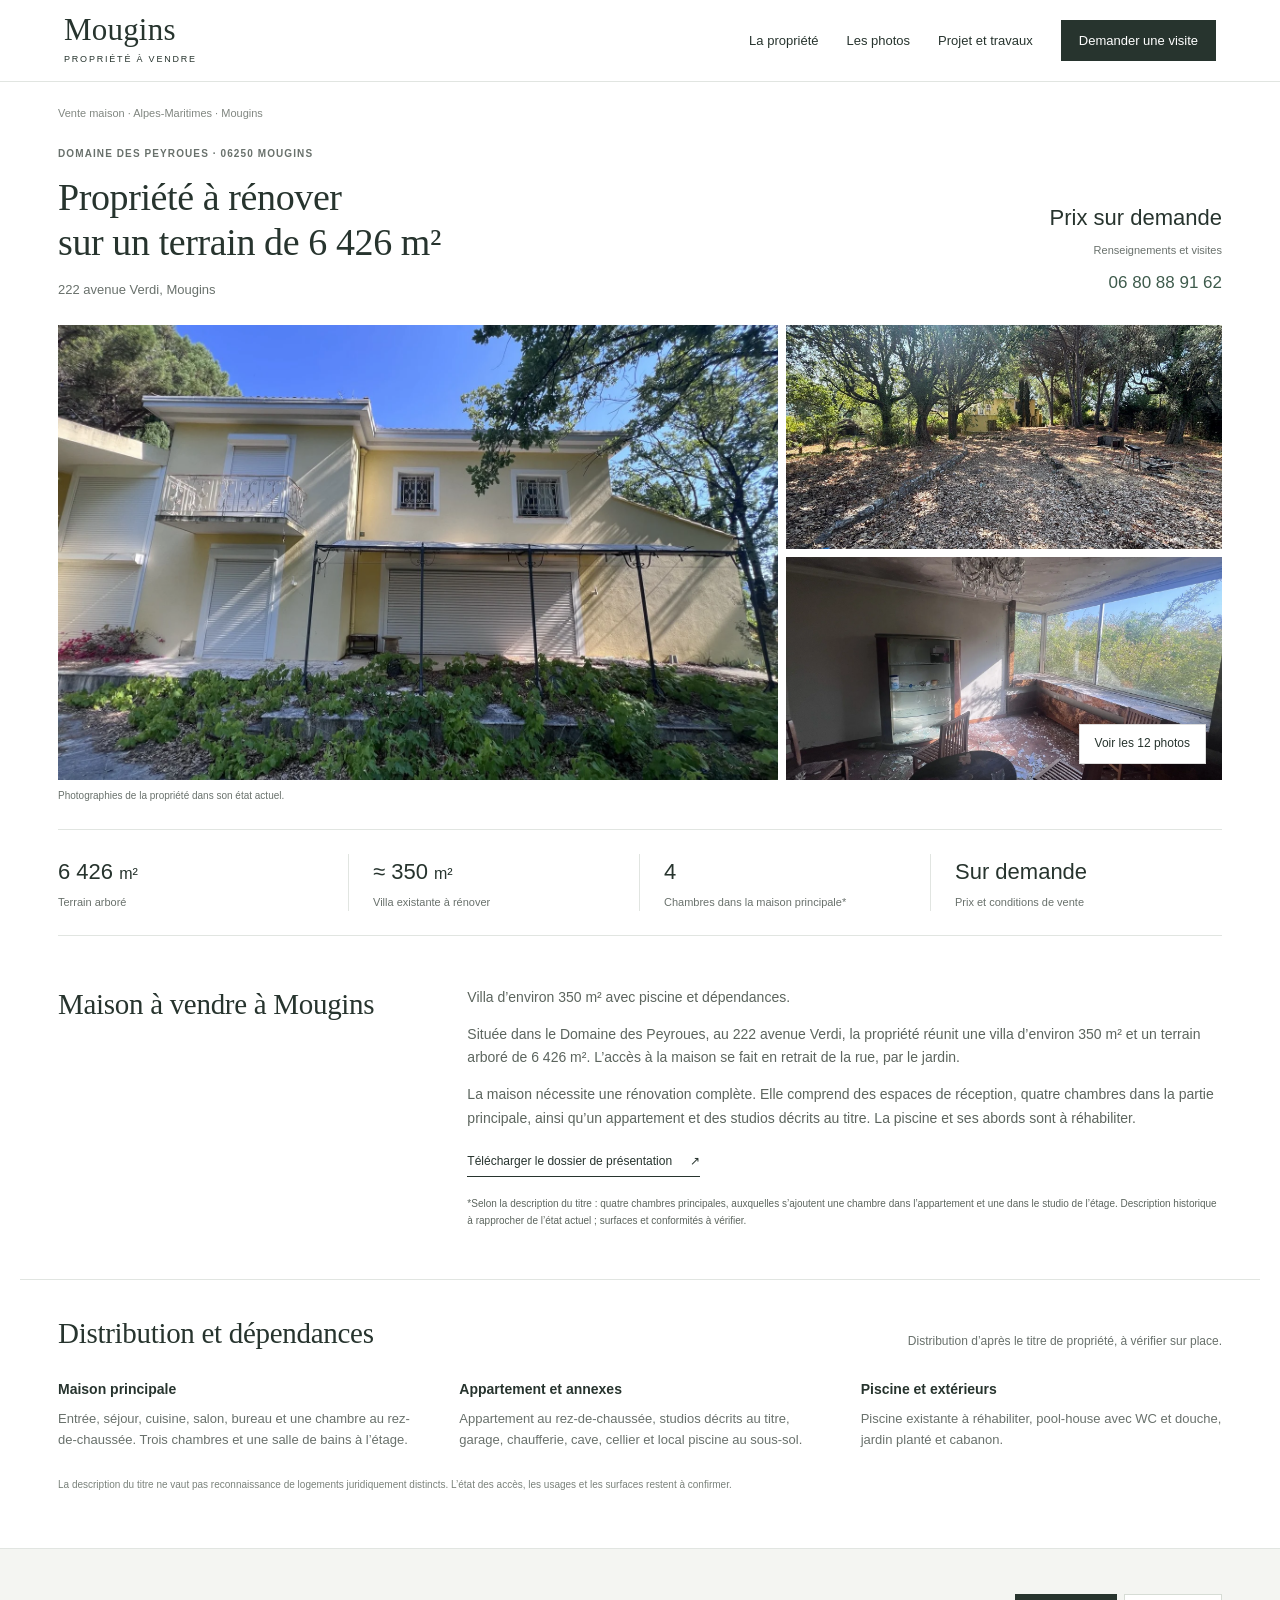
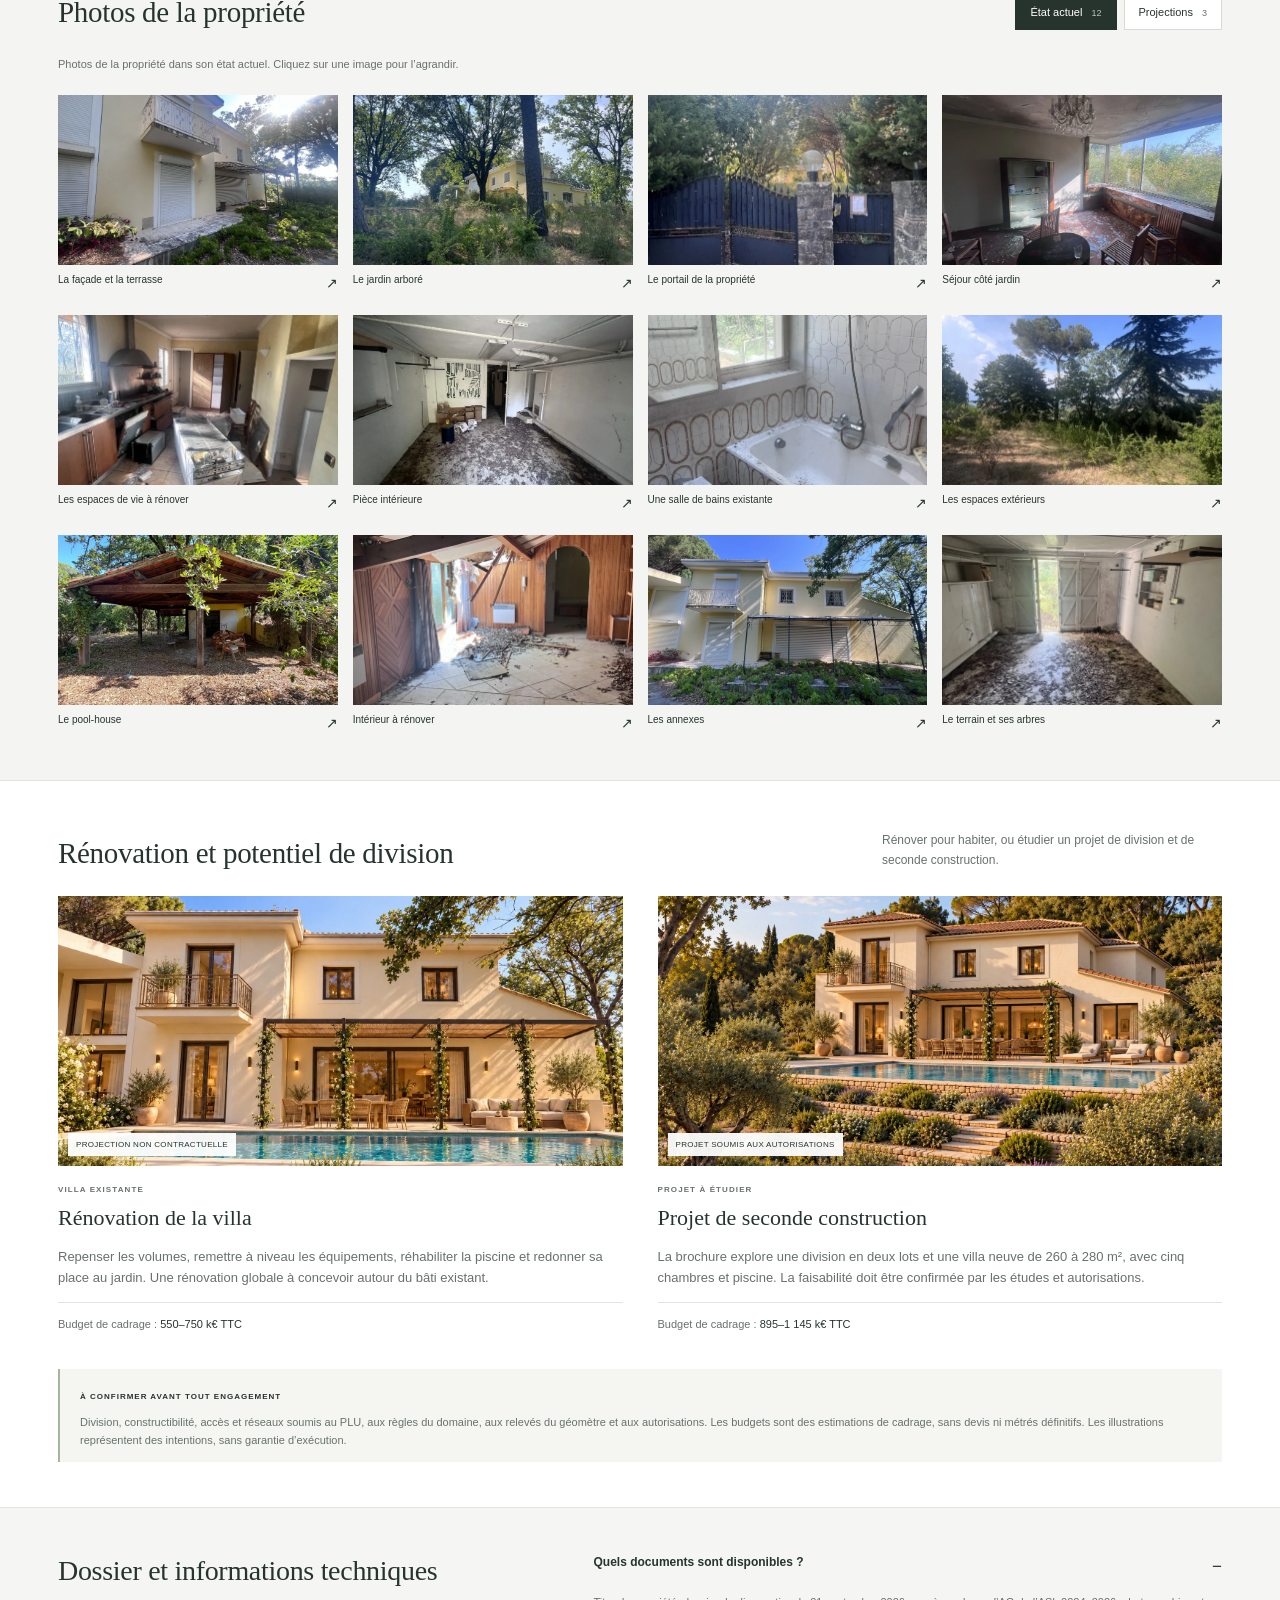
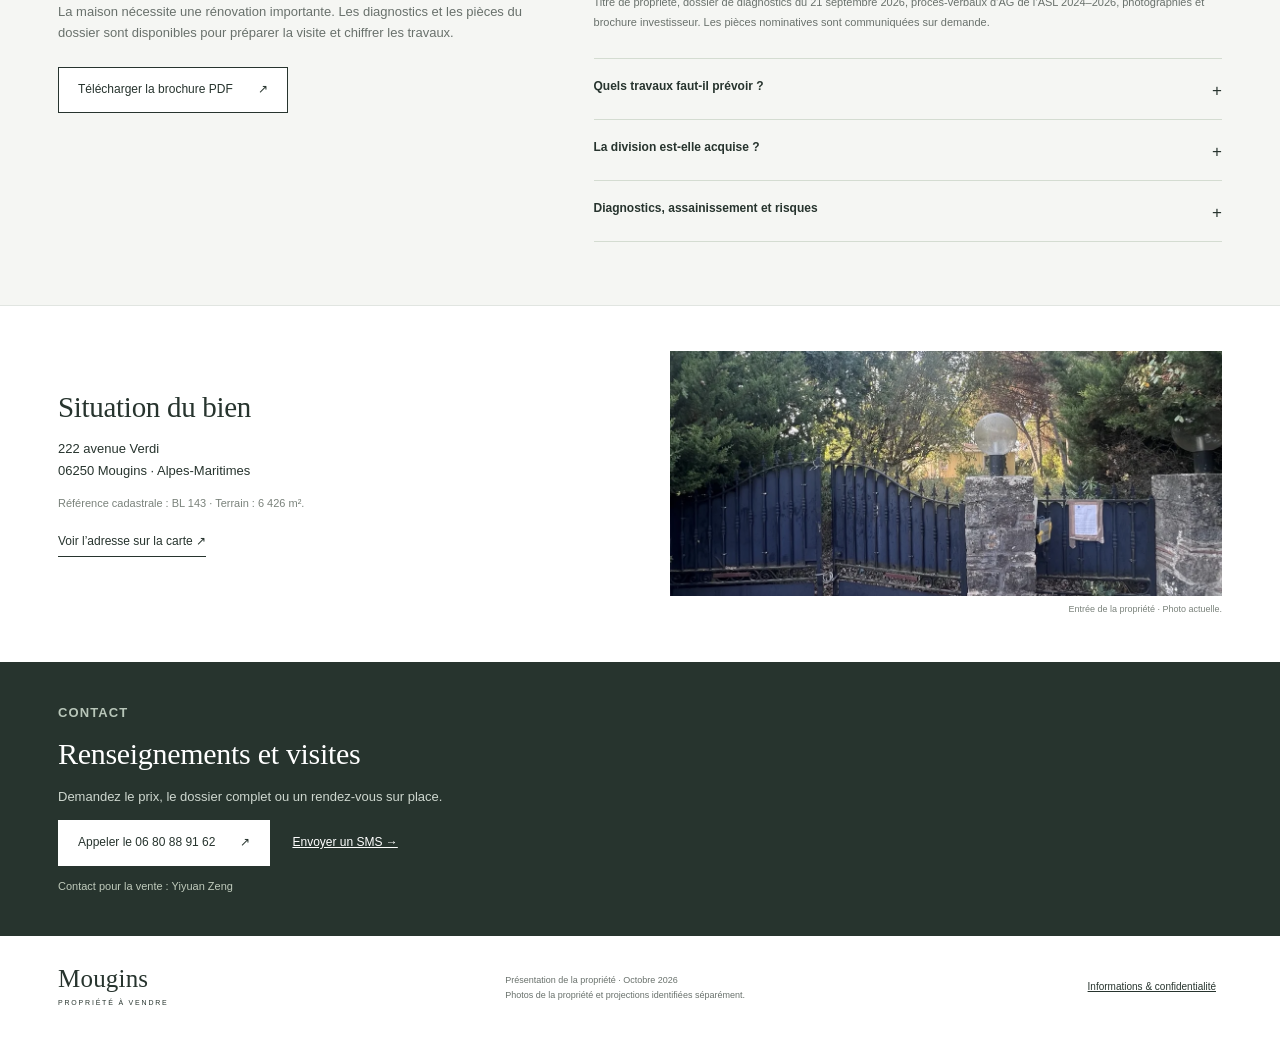
<file: index.html>
<!doctype html><html lang="fr"><head><meta charset="utf-8"><meta name="viewport" content="width=device-width,initial-scale=1"><title>Maison à vendre à Mougins — Villa à rénover sur 6 426 m² | Domaine des Peyroues</title><meta name="description" content="À vendre à Mougins, Domaine des Peyroues : villa d’environ 350 m² à rénover sur un terrain arboré de 6 426 m², avec piscine et annexes. Photos, potentiel et visite."><meta name="robots" content="index,follow,max-image-preview:large"><link rel="canonical" href="https://isaaczeng0104-rgb.github.io/vente-mougin/"><meta property="og:type" content="website"><meta property="og:title" content="Vente propriété à Mougins — Domaine des Peyroues"><meta property="og:description" content="Une villa à rénover, 6 426 m² de terrain arboré et un projet à imaginer au Domaine des Peyroues."><meta property="og:url" content="https://isaaczeng0104-rgb.github.io/vente-mougin/"><meta property="og:image" content="https://isaaczeng0104-rgb.github.io/vente-mougin/photo-0.webp"><meta name="theme-color" content="#263b31"><link rel="icon" href="favicon.svg" type="image/svg+xml"><link rel="stylesheet" href="style.css"><script type="application/ld+json">{"@context": "https://schema.org", "@type": "RealEstateListing", "name": "Villa à rénover à Mougins — Domaine des Peyroues", "description": "Villa existante d’environ 350 m² sur 6 426 m² de terrain arboré. Prix sur demande.", "url": "https://isaaczeng0104-rgb.github.io/vente-mougin/", "datePosted": "2026-10-26", "image": "https://isaaczeng0104-rgb.github.io/vente-mougin/photo-0.webp", "mainEntity": {"@type": "House", "name": "Propriété du 222 avenue Verdi", "address": {"@type": "PostalAddress", "streetAddress": "222 avenue Verdi", "postalCode": "06250", "addressLocality": "Mougins", "addressCountry": "FR"}}}</script><script defer src="app.js"></script></head><body>
<a class="skip" href="#propriete">Aller au contenu</a><header><a class="brand" href="#">Mougins<span>PROPRIÉTÉ À VENDRE</span></a><nav aria-label="Navigation principale"><a href="#propriete">La propriété</a><a href="#photos">Les photos</a><a href="#potentiel">Projet et travaux</a><a class="nav-contact" href="#contact">Demander une visite</a></nav></header>
<main><div class="listing-head wrap"><p class="breadcrumb">Vente maison · Alpes-Maritimes · Mougins</p><div class="listing-title"><div><p class="eyebrow">DOMAINE DES PEYROUES · 06250 MOUGINS</p><h1>Propriété à rénover<br>sur un terrain de 6 426 m²</h1><p class="listing-address">222 avenue Verdi, Mougins</p></div><div class="price-block"><strong>Prix sur demande</strong><span>Renseignements et visites</span><a href="tel:+33680889162">06 80 88 91 62</a></div></div></div><section class="property-mosaic wrap" aria-label="Photos de la propriété"><a href="#photos" class="mosaic-main"><img src="villa-actuelle.webp" alt="Façade actuelle de la maison à vendre à Mougins" fetchpriority="high"></a><a href="#photos"><img src="terrain.webp" alt="Terrain arboré de la propriété" fetchpriority="high"></a><a href="#photos" class="mosaic-last"><img src="photo-3.webp" alt="Pièce de vie ouverte sur le jardin"><span>Voir les 12 photos</span></a></section><div class="photo-caption wrap">Photographies de la propriété dans son état actuel.</div><div class="facts"><div><strong>6 426 <small>m²</small></strong><span>Terrain arboré</span></div><div><strong>≈ 350 <small>m²</small></strong><span>Villa existante à rénover</span></div><div><strong>4</strong><span>Chambres dans la maison principale*</span></div><div><strong>Sur demande</strong><span>Prix et conditions de vente</span></div></div>
<section class="intro wrap" id="propriete"><div><h2>Maison à vendre à Mougins</h2></div><div class="intro-copy"><p class="lead">Villa d’environ 350 m² avec piscine et dépendances.</p><p>Située dans le Domaine des Peyroues, au 222 avenue Verdi, la propriété réunit une villa d’environ 350 m² et un terrain arboré de 6 426 m². L’accès à la maison se fait en retrait de la rue, par le jardin.</p><p>La maison nécessite une rénovation complète. Elle comprend des espaces de réception, quatre chambres dans la partie principale, ainsi qu’un appartement et des studios décrits au titre. La piscine et ses abords sont à réhabiliter.</p><a class="text-link" href="brochure-mougins.pdf" target="_blank" rel="noopener">Télécharger le dossier de présentation <span>↗</span></a><p class="fine">*Selon la description du titre : quatre chambres principales, auxquelles s’ajoutent une chambre dans l’appartement et une dans le studio de l’étage. Description historique à rapprocher de l’état actuel ; surfaces et conformités à vérifier.</p></div></section>

<section class="wrap spaces"><div class="section-head"><div><h2>Distribution et dépendances</h2></div><p>Distribution d’après le titre de propriété, à vérifier sur place.</p></div><div class="space-grid"><article><span>01 / MAISON PRINCIPALE</span><h3>Maison principale</h3><p>Entrée, séjour, cuisine, salon, bureau et une chambre au rez-de-chaussée. Trois chambres et une salle de bains à l’étage.</p></article><article><span>02 / ESPACES ANNEXES</span><h3>Appartement et annexes</h3><p>Appartement au rez-de-chaussée, studios décrits au titre, garage, chaufferie, cave, cellier et local piscine au sous-sol.</p></article><article><span>03 / LES EXTÉRIEURS</span><h3>Piscine et extérieurs</h3><p>Piscine existante à réhabiliter, pool-house avec WC et douche, jardin planté et cabanon.</p></article></div><p class="fine">La description du titre ne vaut pas reconnaissance de logements juridiquement distincts. L’état des accès, les usages et les surfaces restent à confirmer.</p></section>
<section class="gallery-section" id="photos"><div class="wrap"><div class="section-head"><div><h2>Photos de la propriété</h2></div><div class="tabs" role="group" aria-label="Catégorie de photos"><button class="active" data-filter="actuel" aria-pressed="true">État actuel <span>12</span></button><button data-filter="projet" aria-pressed="false">Projections <span>3</span></button></div></div><p class="gallery-help" id="gallery-help">Photos de la propriété dans son état actuel. Cliquez sur une image pour l’agrandir.</p><div class="gallery"><button class="photo" data-category="actuel" data-full="photo-0.webp" data-caption="La façade et la terrasse · État actuel"><img src="photo-0.webp" alt="La façade et la terrasse de la maison à vendre à Mougins" loading="lazy"><span>La façade et la terrasse<b>↗</b></span></button><button class="photo" data-category="actuel" data-full="photo-1.webp" data-caption="Le jardin arboré · État actuel"><img src="photo-1.webp" alt="Le jardin arboré de la maison à vendre à Mougins" loading="lazy"><span>Le jardin arboré<b>↗</b></span></button><button class="photo" data-category="actuel" data-full="photo-2.webp" data-caption="Le portail de la propriété · État actuel"><img src="photo-2.webp" alt="Le portail de la propriété de la maison à vendre à Mougins" loading="lazy"><span>Le portail de la propriété<b>↗</b></span></button><button class="photo" data-category="actuel" data-full="photo-3.webp" data-caption="Séjour côté jardin · État actuel"><img src="photo-3.webp" alt="Séjour côté jardin de la maison à vendre à Mougins" loading="lazy"><span>Séjour côté jardin<b>↗</b></span></button><button class="photo" data-category="actuel" data-full="photo-4.webp" data-caption="Les espaces de vie à rénover · État actuel"><img src="photo-4.webp" alt="Les espaces de vie à rénover de la maison à vendre à Mougins" loading="lazy"><span>Les espaces de vie à rénover<b>↗</b></span></button><button class="photo" data-category="actuel" data-full="photo-5.webp" data-caption="Pièce intérieure · État actuel"><img src="photo-5.webp" alt="Pièce intérieure de la maison à vendre à Mougins" loading="lazy"><span>Pièce intérieure<b>↗</b></span></button><button class="photo" data-category="actuel" data-full="photo-6.webp" data-caption="Une salle de bains existante · État actuel"><img src="photo-6.webp" alt="Une salle de bains existante de la maison à vendre à Mougins" loading="lazy"><span>Une salle de bains existante<b>↗</b></span></button><button class="photo" data-category="actuel" data-full="photo-7.webp" data-caption="Les espaces extérieurs · État actuel"><img src="photo-7.webp" alt="Les espaces extérieurs de la maison à vendre à Mougins" loading="lazy"><span>Les espaces extérieurs<b>↗</b></span></button><button class="photo" data-category="actuel" data-full="photo-8.webp" data-caption="Le pool-house · État actuel"><img src="photo-8.webp" alt="Le pool-house de la maison à vendre à Mougins" loading="lazy"><span>Le pool-house<b>↗</b></span></button><button class="photo" data-category="actuel" data-full="photo-9.webp" data-caption="Intérieur à rénover · État actuel"><img src="photo-9.webp" alt="Intérieur à rénover de la maison à vendre à Mougins" loading="lazy"><span>Intérieur à rénover<b>↗</b></span></button><button class="photo" data-category="actuel" data-full="photo-10.webp" data-caption="Les annexes · État actuel"><img src="photo-10.webp" alt="Les annexes de la maison à vendre à Mougins" loading="lazy"><span>Les annexes<b>↗</b></span></button><button class="photo" data-category="actuel" data-full="photo-11.webp" data-caption="Le terrain et ses arbres · État actuel"><img src="photo-11.webp" alt="Le terrain et ses arbres de la maison à vendre à Mougins" loading="lazy"><span>Le terrain et ses arbres<b>↗</b></span></button><button class="photo" data-category="projet" data-full="renovation.webp" data-caption="La villa après rénovation · Projection non contractuelle" hidden><img src="renovation.webp" alt="La villa après rénovation, illustration conceptuelle" loading="lazy"><span>La villa après rénovation<b>↗</b></span><small>PROJECTION · NON CONTRACTUELLE</small></button><button class="photo" data-category="projet" data-full="entree-projet.webp" data-caption="Une arrivée paysagée · Projection non contractuelle" hidden><img src="entree-projet.webp" alt="Une arrivée paysagée, illustration conceptuelle" loading="lazy"><span>Une arrivée paysagée<b>↗</b></span><small>PROJECTION · NON CONTRACTUELLE</small></button><button class="photo" data-category="projet" data-full="villa-neuve.webp" data-caption="La seconde villa envisagée · Projection non contractuelle" hidden><img src="villa-neuve.webp" alt="La seconde villa envisagée, illustration conceptuelle" loading="lazy"><span>La seconde villa envisagée<b>↗</b></span><small>PROJECTION · NON CONTRACTUELLE</small></button></div></div></section>
<section class="wrap potential" id="potentiel"><div class="section-head"><div><h2>Rénovation et potentiel de division</h2></div><p>Rénover pour habiter, ou étudier un projet de division et de seconde construction.</p></div><div class="project-grid"><article><div class="project-image"><img src="renovation.webp" loading="lazy" alt="Projection conceptuelle de rénovation de la villa"><span>PROJECTION NON CONTRACTUELLE</span></div><p class="eyebrow">VILLA EXISTANTE</p><h3>Rénovation de la villa</h3><p>Repenser les volumes, remettre à niveau les équipements, réhabiliter la piscine et redonner sa place au jardin. Une rénovation globale à concevoir autour du bâti existant.</p><p class="cost">Budget de cadrage : <strong>550–750 k€ TTC</strong></p></article><article><div class="project-image"><img src="villa-neuve.webp" loading="lazy" alt="Projection conceptuelle d’une seconde villa"><span>PROJET SOUMIS AUX AUTORISATIONS</span></div><p class="eyebrow">PROJET À ÉTUDIER</p><h3>Projet de seconde construction</h3><p>La brochure explore une division en deux lots et une villa neuve de 260 à 280 m², avec cinq chambres et piscine. La faisabilité doit être confirmée par les études et autorisations.</p><p class="cost">Budget de cadrage : <strong>895–1 145 k€ TTC</strong></p></article></div><div class="project-note"><span>À CONFIRMER AVANT TOUT ENGAGEMENT</span><p>Division, constructibilité, accès et réseaux soumis au PLU, aux règles du domaine, aux relevés du géomètre et aux autorisations. Les budgets sont des estimations de cadrage, sans devis ni métrés définitifs. Les illustrations représentent des intentions, sans garantie d’exécution.</p></div></section>
<section class="dossier"><div class="wrap dossier-grid"><div><h2>Dossier et informations techniques</h2><p>La maison nécessite une rénovation importante. Les diagnostics et les pièces du dossier sont disponibles pour préparer la visite et chiffrer les travaux.</p><a class="button light" href="brochure-mougins.pdf" target="_blank" rel="noopener">Télécharger la brochure PDF <span>↗</span></a></div><div class="details"><details open><summary>Quels documents sont disponibles ?</summary><p>Titre de propriété, dossier de diagnostics du 21 septembre 2026, procès-verbaux d’AG de l’ASL 2024–2026, photographies et brochure investisseur. Les pièces nominatives sont communiquées sur demande.</p></details><details><summary>Quels travaux faut-il prévoir ?</summary><p>Rénovation globale, électricité, piscine et reprise de la toiture de l’appartement accolé. Le diagnostic signale des indices de termites et des dégradations de poutres au niveau N−1, un plafond instable et un conduit de cave signalé amianté. Des expertises complémentaires sont nécessaires.</p></details><details><summary>La division est-elle acquise ?</summary><p>Non. Le schéma de deux lots est une hypothèse de projet : environ 3 926 m² pour la villa existante et 2 500 m² pour le lot à créer. Le géomètre, l’urbanisme et les règles du domaine doivent en confirmer la faisabilité.</p></details><details><summary>Diagnostics, assainissement et risques</summary><p>DPE et contrôle d’assainissement à compléter selon le dossier disponible. Le type d’assainissement reste à confirmer. L’ERP mentionne le feu de forêt B2, l’obligation de débroussaillement et un aléa argile fort. Certaines zones n’ont pas pu être visitées.</p><p>Les informations sur les risques auxquels ce bien est exposé sont disponibles sur <a href="https://www.georisques.gouv.fr/" target="_blank" rel="noopener">Géorisques</a>.</p></details></div></div></section>
<section class="wrap location"><div><h2>Situation du bien</h2><p>222 avenue Verdi<br>06250 Mougins · Alpes-Maritimes</p><p class="fine">Référence cadastrale : BL 143 · Terrain : 6 426 m².</p><a class="text-link" href="https://www.google.com/maps/search/?api=1&query=222+avenue+Verdi+06250+Mougins" target="_blank" rel="noopener">Voir l’adresse sur la carte ↗</a></div><img src="photo-2.webp" loading="lazy" alt="Portail actuel de la propriété au 222 avenue Verdi"><span class="fine">Entrée de la propriété · Photo actuelle.</span></section>
<section class="contact" id="contact"><div class="wrap"><p class="eyebrow">CONTACT</p><h2>Renseignements et visites</h2><p>Demandez le prix, le dossier complet ou un rendez-vous sur place.</p><a class="button dark" href="tel:+33680889162">Appeler le 06 80 88 91 62 <span>↗</span></a><a class="contact-sms" href="sms:+33680889162?body=Bonjour%2C%20je%20souhaite%20des%20informations%20sur%20la%20propri%C3%A9t%C3%A9%20au%20222%20avenue%20Verdi%20%C3%A0%20Mougins.">Envoyer un SMS →</a><p class="fine">Contact pour la vente : Yiyuan Zeng</p></div></section></main>
<footer class="wrap"><a class="brand" href="#">Mougins<span>PROPRIÉTÉ À VENDRE</span></a><p>Présentation de la propriété · Octobre 2026<br>Photos de la propriété et projections identifiées séparément.</p><button id="legal-open" class="legal-link">Informations & confidentialité</button></footer>
<dialog id="lightbox" aria-label="Photo agrandie"><button class="close" aria-label="Fermer la photo">×</button><button class="prev" aria-label="Photo précédente">←</button><figure><img alt=""><figcaption></figcaption></figure><button class="next" aria-label="Photo suivante">→</button></dialog>
<dialog id="legal"><button class="close" aria-label="Fermer les informations">×</button><h2>Informations & confidentialité</h2><p>Site de présentation du bien situé au 222 avenue Verdi, 06250 Mougins. Contact pour la vente : Yiyuan Zeng, 06 80 88 91 62.</p><p>Contenu établi à partir du dossier de vente et de la brochure d’octobre 2026. Surfaces, distribution historique, budgets et projets sont indicatifs et doivent être vérifiés. Le prix et les conditions de cession sont communiqués sur demande.</p><p>Aucune mesure d’audience ni cookie publicitaire n’est ajouté par ce site. Aucun formulaire ni fichier de prospects n’est enregistré ici. Les boutons d’appel et de SMS ouvrent l’application de votre appareil. L’hébergeur peut traiter des données techniques nécessaires au fonctionnement du service.</p><p>Photographies fournies dans le cadre du projet de vente. Projections de rénovation et de construction créées avec assistance d’intelligence artificielle, non contractuelles. Les titres, diagnostics et actes nominatifs ne sont pas publiés sur cette page.</p></dialog></body></html>
</file>
<file: style.css>
:root{--ink:#27342e;--paper:#fff;--muted:#69716c;--line:#e1e5e1;--accent:#3e5b4c}*{box-sizing:border-box}html{scroll-behavior:smooth;scroll-padding-top:85px}body{margin:0;color:var(--ink);background:#fff;font:15px/1.65 Arial,Helvetica,sans-serif}a{color:inherit;text-decoration:none}button{font:inherit;color:inherit;cursor:pointer}button:focus-visible,a:focus-visible,summary:focus-visible{outline:3px solid #9caa8f;outline-offset:4px}button,a{-webkit-tap-highlight-color:transparent}.skip{position:absolute;top:-100px}.skip:focus{top:10px;z-index:100;background:white;padding:10px}header{height:82px;border-bottom:1px solid var(--line);padding:0 max(5%,calc((100vw - 1240px)/2));display:flex;align-items:center;justify-content:space-between;background:#fff;gap:20px}.brand{font:31px/1 Georgia,serif;letter-spacing:.2px}.brand span{display:block;font:9px/1.8 Arial,sans-serif;letter-spacing:1.8px;margin-top:6px}nav{display:flex;gap:28px;align-items:center;font-size:13px}.nav-contact{background:var(--ink);color:white;padding:10px 18px}.wrap{max-width:1240px;margin:0 auto;padding-left:38px;padding-right:38px}.listing-head{padding-top:22px;padding-bottom:25px}.breadcrumb{font-size:11px;color:#818781;margin:0 0 24px}.listing-title{display:flex;justify-content:space-between;align-items:flex-end;gap:35px}.eyebrow{font-size:10px;letter-spacing:1.1px;color:var(--muted);margin:0 0 12px;font-weight:600}h1,h2,h3{font-weight:400;margin:0;line-height:1.25}h1{font:38px/1.2 Georgia,serif;letter-spacing:-.4px}h2{font:29px/1.25 Georgia,serif;letter-spacing:-.3px}h3{font:22px/1.3 Georgia,serif}em{font-style:normal}.listing-address{margin:13px 0 0;font-size:13px;color:var(--muted)}.price-block{text-align:right;padding-bottom:3px;min-width:200px}.price-block strong{font-size:22px;font-weight:500;display:block}.price-block span{display:block;color:var(--muted);font-size:11px;margin:5px 0 10px}.price-block a{font-size:17px;color:var(--accent)}.property-mosaic{height:455px;display:grid;grid-template-columns:1.65fr 1fr;grid-template-rows:1fr 1fr;gap:8px}.property-mosaic>a{display:block;overflow:hidden;position:relative}.property-mosaic img{width:100%;height:100%;object-fit:cover;display:block;transition:transform .3s}.property-mosaic a:hover img{transform:scale(1.02)}.property-mosaic .mosaic-main{grid-row:span 2}.property-mosaic .mosaic-main img{object-position:center}.mosaic-last span{position:absolute;bottom:16px;right:16px;background:white;color:var(--ink);padding:9px 15px;font-size:12px;border:1px solid #ddd}.photo-caption{font-size:10px;color:var(--muted);padding-top:8px}.facts{max-width:1164px;margin:24px auto 0;display:grid;grid-template-columns:repeat(4,1fr);border-top:1px solid var(--line);border-bottom:1px solid var(--line);padding:24px 0}.facts>div{padding:0 24px;border-right:1px solid var(--line)}.facts>div:first-child{padding-left:0}.facts>div:last-child{border:0}.facts strong{font-size:22px;font-weight:400;display:block}.facts small{font-size:16px}.facts span{font-size:11px;color:var(--muted);display:block;margin-top:3px}.intro{padding-top:50px;padding-bottom:40px;display:grid;grid-template-columns:1fr 2.1fr;gap:50px}.intro-copy{max-width:750px}.intro-copy p:first-child{margin-top:0}.lead{font-size:17px;color:var(--ink)}.intro-copy p{color:#5c655e;font-size:14px}.fine{font-size:11px;color:#7a827b;line-height:1.7}.intro-copy .fine{font-size:10px;margin-top:18px}.text-link{display:inline-block;font-size:12px;border-bottom:1px solid var(--ink);padding-bottom:5px;margin-top:8px}.text-link span{margin-left:15px}.spaces{padding-top:35px;padding-bottom:45px;border-top:1px solid var(--line)}.section-head{display:flex;align-items:flex-end;justify-content:space-between;gap:35px;margin-bottom:25px}.section-head>p{font-size:12px;max-width:340px;color:var(--muted);margin:0}.space-grid{display:grid;grid-template-columns:repeat(3,1fr);gap:40px;margin-top:28px}.space-grid article>span{display:none}.space-grid h3{font-family:Arial,sans-serif;font-size:14px;font-weight:600;margin-bottom:10px}.space-grid p{font-size:13px;color:var(--muted);margin:0}.spaces>.fine{margin-top:25px;font-size:10px}.gallery-section{background:#f4f5f2;border-top:1px solid var(--line);border-bottom:1px solid var(--line);padding:45px 0}.tabs{display:flex;gap:7px;flex-shrink:0}.tabs button{background:white;border:1px solid #d6dcd5;padding:8px 14px;font-size:11px}.tabs button.active{background:var(--ink);border-color:var(--ink);color:#fff}.tabs span{font-size:9px;margin-left:6px;opacity:.7}.gallery-help{font-size:11px;color:var(--muted);margin:0 0 22px}.gallery{display:grid;grid-template-columns:repeat(4,1fr);gap:20px 15px}.photo{padding:0;background:none;border:0;text-align:left;position:relative}.photo[hidden]{display:none}.photo img{display:block;width:100%;height:170px;object-fit:cover}.photo span{display:flex;justify-content:space-between;gap:5px;font-size:10px;margin-top:7px}.photo b{font-size:14px;font-weight:400}.photo:hover img{filter:brightness(.92)}.photo small{position:absolute;top:8px;left:8px;padding:4px 6px;background:#fffffff0;font-size:6px;letter-spacing:.5px}.potential{padding-top:50px;padding-bottom:45px}.project-grid{display:grid;grid-template-columns:1fr 1fr;gap:35px}.project-image{position:relative;margin-bottom:17px}.project-image img{width:100%;height:270px;object-fit:cover;display:block}.project-image span{position:absolute;bottom:10px;left:10px;background:#fffffff0;padding:5px 8px;font-size:8px;letter-spacing:.3px}.project-grid h3{font-size:22px}.project-grid article>p:not(.eyebrow){font-size:13px;color:var(--muted)}.project-grid .eyebrow{font-size:8px;margin-bottom:8px}.cost{padding-top:12px;border-top:1px solid var(--line);font-size:11px!important}.cost strong{color:var(--ink);font-weight:500}.project-note{border-left:2px solid #a6b4a2;padding:13px 20px;margin-top:25px;background:#f5f6f2}.project-note span{font-size:8px;letter-spacing:1px;font-weight:600}.project-note p{font-size:11px;color:var(--muted);margin:6px 0 0}.dossier{padding:45px 0;background:#f5f6f3;border-top:1px solid var(--line);border-bottom:1px solid var(--line)}.dossier-grid{display:grid;grid-template-columns:1fr 1.35fr;gap:70px}.dossier h2{font-size:28px}.dossier p{font-size:13px;color:var(--muted)}.button{display:inline-flex;align-items:center;justify-content:space-between;gap:25px;padding:12px 19px;font-size:12px;border:1px solid var(--ink)}.button.light{color:var(--ink);background:white}.button.dark{background:var(--ink);color:white}.dossier .button{margin-top:10px}details{border-bottom:1px solid #d4dcd1;padding:0 0 14px;margin-bottom:18px}summary{font-size:12px;font-weight:600;cursor:pointer;list-style:none;display:flex;justify-content:space-between;gap:15px}summary::-webkit-details-marker{display:none}summary:after{content:'+';font-size:17px;font-weight:400}details[open] summary:after{content:'−'}.details p{font-size:11px;line-height:1.8;margin-top:12px}.details a{text-decoration:underline}.location{padding-top:45px;padding-bottom:45px;display:grid;grid-template-columns:1fr 1fr;gap:0 60px;align-items:center}.location img{width:100%;height:245px;object-fit:cover}.location p{font-size:13px}.location p.fine{font-size:11px}.location>.fine{grid-column:2;font-size:9px;text-align:right;margin-top:6px}.contact{padding:40px 0;background:var(--ink);color:white}.contact .wrap{position:relative}.contact h2{font-size:30px}.contact .eyebrow{color:#b8c6b9}.contact p{font-size:13px;color:#ced7cf}.contact .button{background:white;color:var(--ink);border-color:white}.contact-sms{display:inline-block;font-size:12px;margin-left:22px;text-decoration:underline}.contact .fine{font-size:11px;color:#c0cbbc;margin-bottom:0}footer{display:flex;align-items:center;justify-content:space-between;padding-top:28px;padding-bottom:28px;gap:25px}footer .brand{font-size:25px}footer .brand span{font-size:7px}footer p{font-size:9px;color:var(--muted)}.legal-link{font-size:10px;background:none;border:0;text-decoration:underline}dialog{border:0;padding:45px;background:white;color:var(--ink);max-width:700px;width:90vw;max-height:90vh;overflow:auto}dialog::backdrop{background:#122019e8}dialog .close{position:absolute;top:10px;right:15px;background:none;border:0;font-size:30px}#legal h2{font-size:25px;margin-bottom:20px}#legal p{font-size:12px}#lightbox{background:transparent;max-width:1300px;width:100%;padding:45px 55px;overflow:visible;color:white}#lightbox figure{margin:0;text-align:center}#lightbox img{max-width:100%;height:75vh;object-fit:contain}#lightbox figcaption{font-size:12px;margin-top:12px}#lightbox .prev,#lightbox .next{position:absolute;top:45%;background:#ffffff25;border:0;color:white;width:40px;height:40px}#lightbox .prev{left:5px}#lightbox .next{right:5px}
@media(max-width:1000px){.facts{margin-left:38px;margin-right:38px}.gallery{grid-template-columns:repeat(3,1fr)}.dossier-grid{gap:35px}.intro{gap:30px;grid-template-columns:1fr 1.8fr}h1{font-size:33px}.price-block{min-width:175px}.price-block strong{font-size:20px}.property-mosaic{height:390px}nav{gap:20px}}
@media(max-width:700px){html{scroll-padding-top:20px}header{height:70px;padding:0 20px}.brand{font-size:27px}.brand span{font-size:7px;letter-spacing:1.4px}nav>a:not(.nav-contact){display:none}.nav-contact{font-size:11px;padding:9px 12px}.wrap{padding-left:20px;padding-right:20px}.listing-head{padding-top:16px;padding-bottom:20px}.breadcrumb{font-size:9px;margin-bottom:19px}.listing-title{display:block}.listing-title .eyebrow{font-size:8px}h1{font-size:29px;letter-spacing:-.5px}h2{font-size:26px}.listing-address{font-size:11px;margin-top:10px}.price-block{display:flex;flex-wrap:wrap;gap:4px 18px;text-align:left;align-items:center;margin-top:21px;border-top:1px solid var(--line);padding-top:15px}.price-block strong{font-size:18px}.price-block span{display:none}.price-block a{font-size:14px;margin-left:auto}.property-mosaic{height:315px;grid-template-columns:1.5fr 1fr;gap:5px;padding:0 12px}.property-mosaic img{object-position:center}.mosaic-last span{bottom:7px;right:6px;font-size:9px;padding:6px 8px}.photo-caption{font-size:8px;padding-top:7px}.facts{margin:19px 20px 0;grid-template-columns:1fr 1fr;gap:18px 0;padding:20px 0}.facts>div{padding:0 0 0 18px;border-right:0;border-left:1px solid var(--line)}.facts>div:nth-child(odd){border:0;padding-left:0}.facts strong{font-size:20px}.facts span{font-size:9px}.facts small{font-size:14px}.intro{display:block;padding-top:33px;padding-bottom:25px}.intro h2{margin-bottom:22px}.intro-copy p{font-size:13px}.intro-copy .lead{font-size:16px}.intro-copy .fine{font-size:9px}.spaces{padding-top:28px;padding-bottom:28px}.section-head{display:block;margin-bottom:20px}.section-head>p{margin-top:13px;max-width:none;font-size:11px}.space-grid{grid-template-columns:1fr;gap:20px;margin-top:23px}.space-grid article{border-bottom:1px solid var(--line);padding-bottom:17px}.space-grid h3{font-size:13px;margin-bottom:7px}.space-grid p{font-size:12px}.spaces>.fine{font-size:9px;margin-top:17px}.gallery-section{padding:30px 0}.tabs{margin-top:20px}.tabs button{font-size:10px;padding:8px 12px}.gallery-help{font-size:10px}.gallery{grid-template-columns:1fr 1fr;gap:16px 10px}.photo img{height:155px}.photo span{font-size:9px}.photo small{font-size:5px;left:5px;top:5px;letter-spacing:0;padding:4px}.potential{padding-top:32px;padding-bottom:30px}.project-grid{grid-template-columns:1fr;gap:28px}.project-image img{height:235px}.project-grid h3{font-size:23px}.project-grid article>p:not(.eyebrow){font-size:12px}.project-note{padding:12px 14px}.project-note p{font-size:10px}.dossier{padding:30px 0}.dossier-grid{display:block}.dossier h2{font-size:26px}.dossier p{font-size:12px}.details{margin-top:30px}.details p{font-size:11px}summary{font-size:11px}.location{display:block;padding-top:30px;padding-bottom:30px}.location img{margin-top:25px;height:220px}.location>.fine{display:block}.contact{padding:30px 0}.contact h2{font-size:27px}.contact p{font-size:12px}.contact .button{font-size:11px;padding:12px 15px;gap:15px}.contact-sms{margin-left:14px;font-size:10px}footer{flex-wrap:wrap;padding-top:25px;padding-bottom:25px;gap:15px}footer p{font-size:8px;max-width:180px}.legal-link{padding:0}.fine{font-size:10px}#lightbox{padding:45px 35px}#lightbox img{height:auto;max-height:73vh}#lightbox .prev,#lightbox .next{width:30px}dialog{padding:40px 25px}}
@media(prefers-reduced-motion:reduce){html{scroll-behavior:auto}*{transition:none!important}}
</file>
